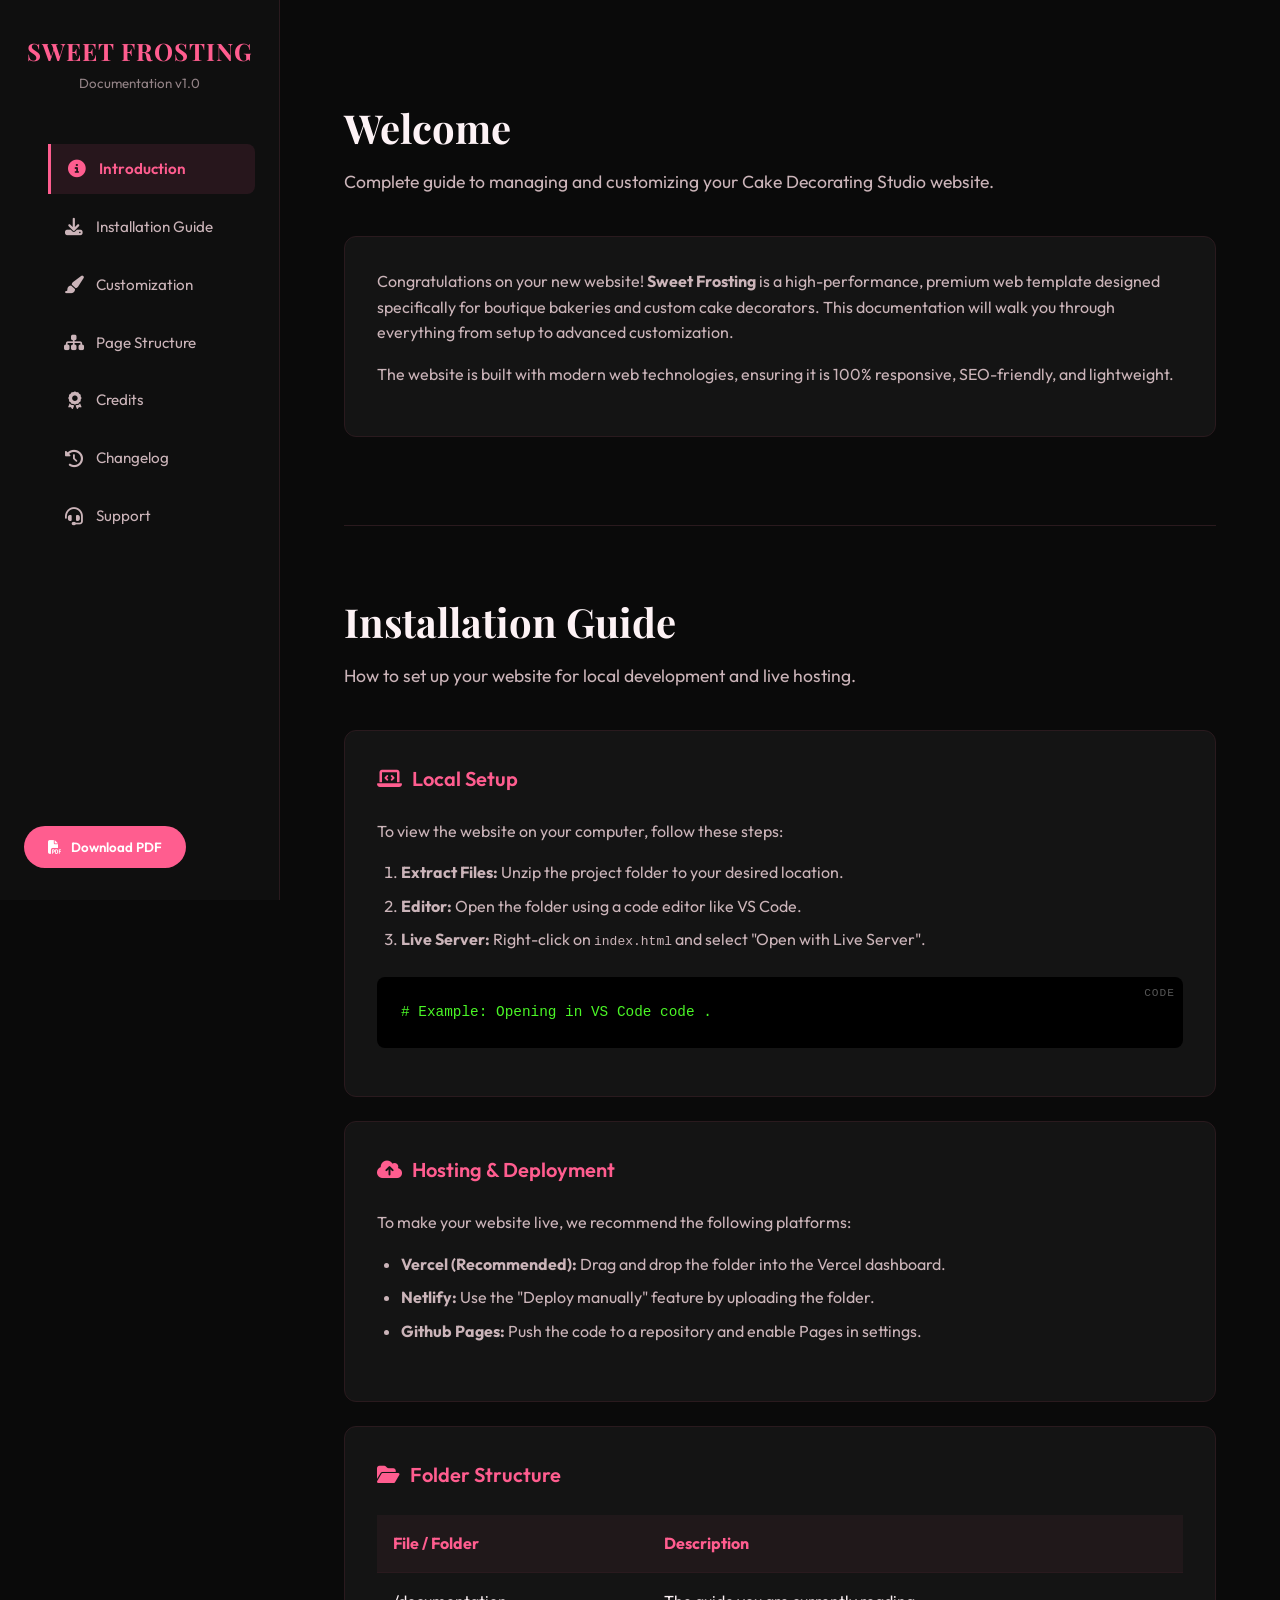
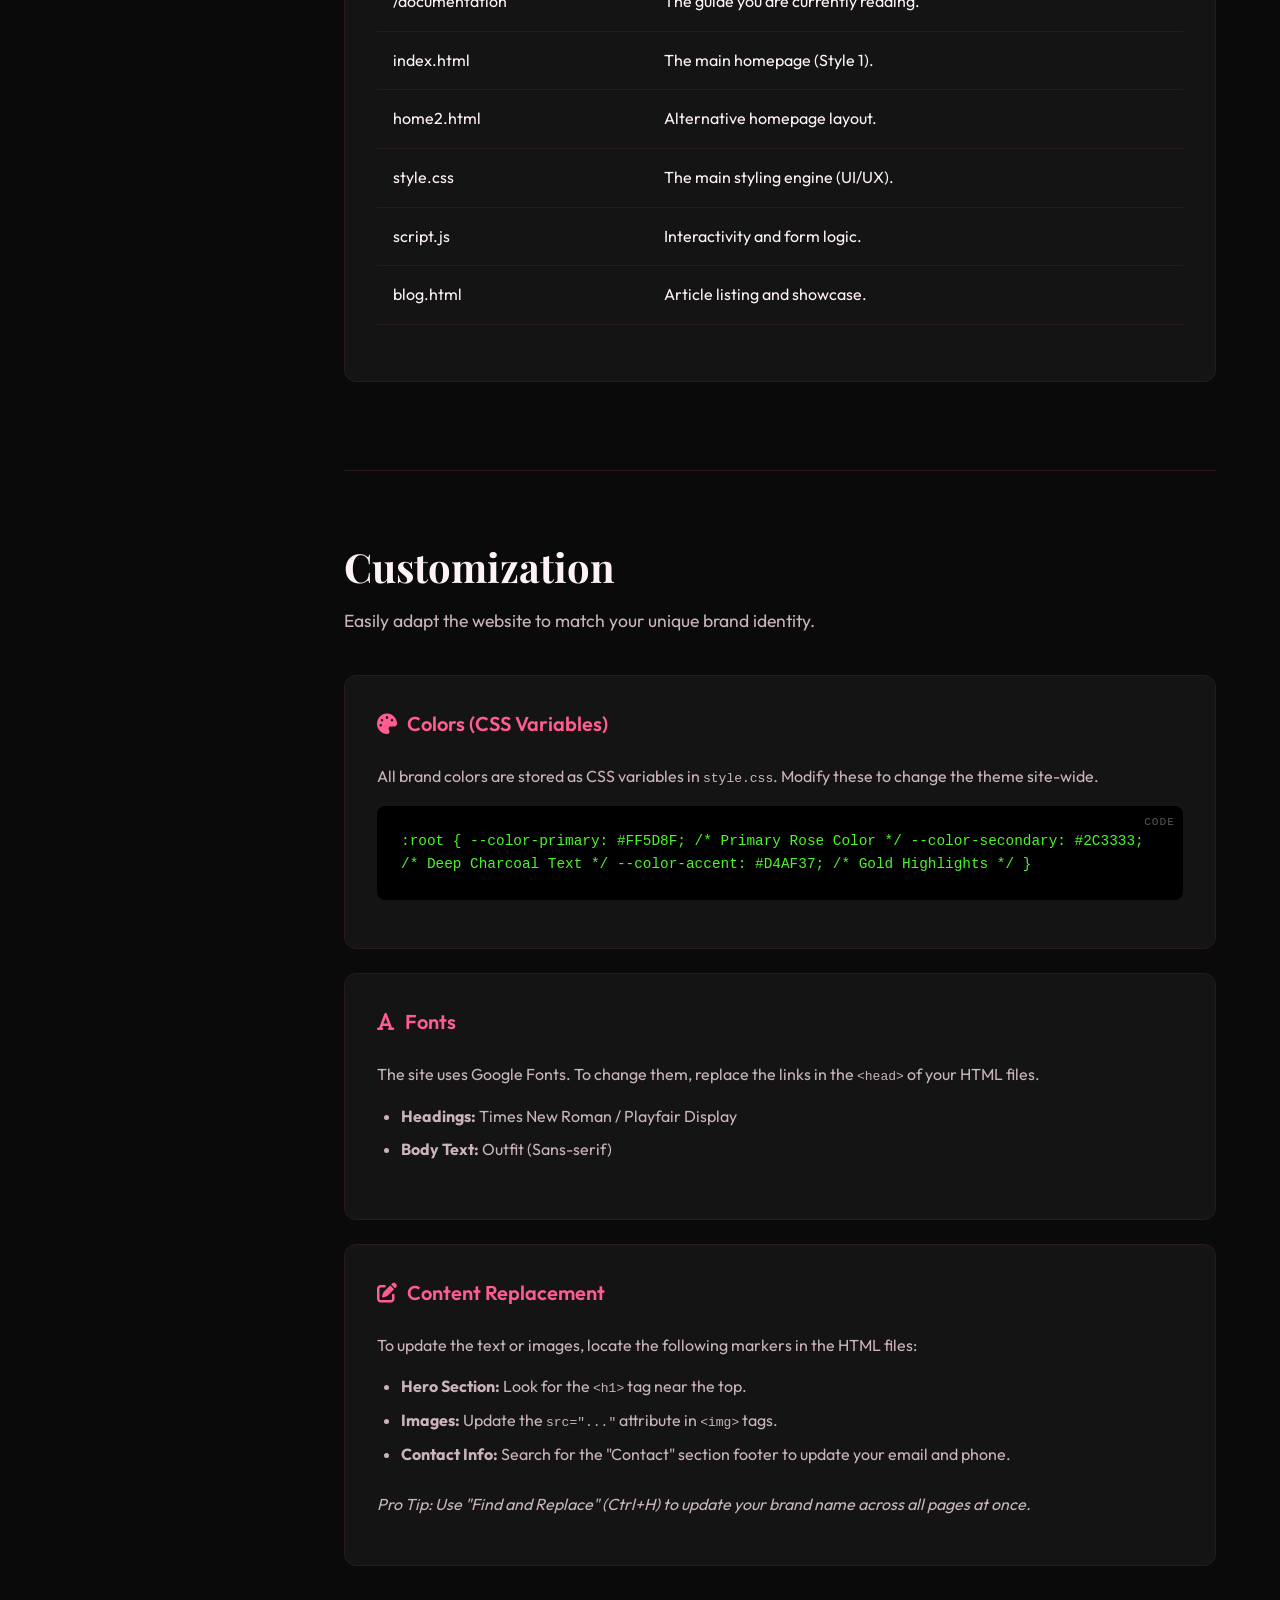
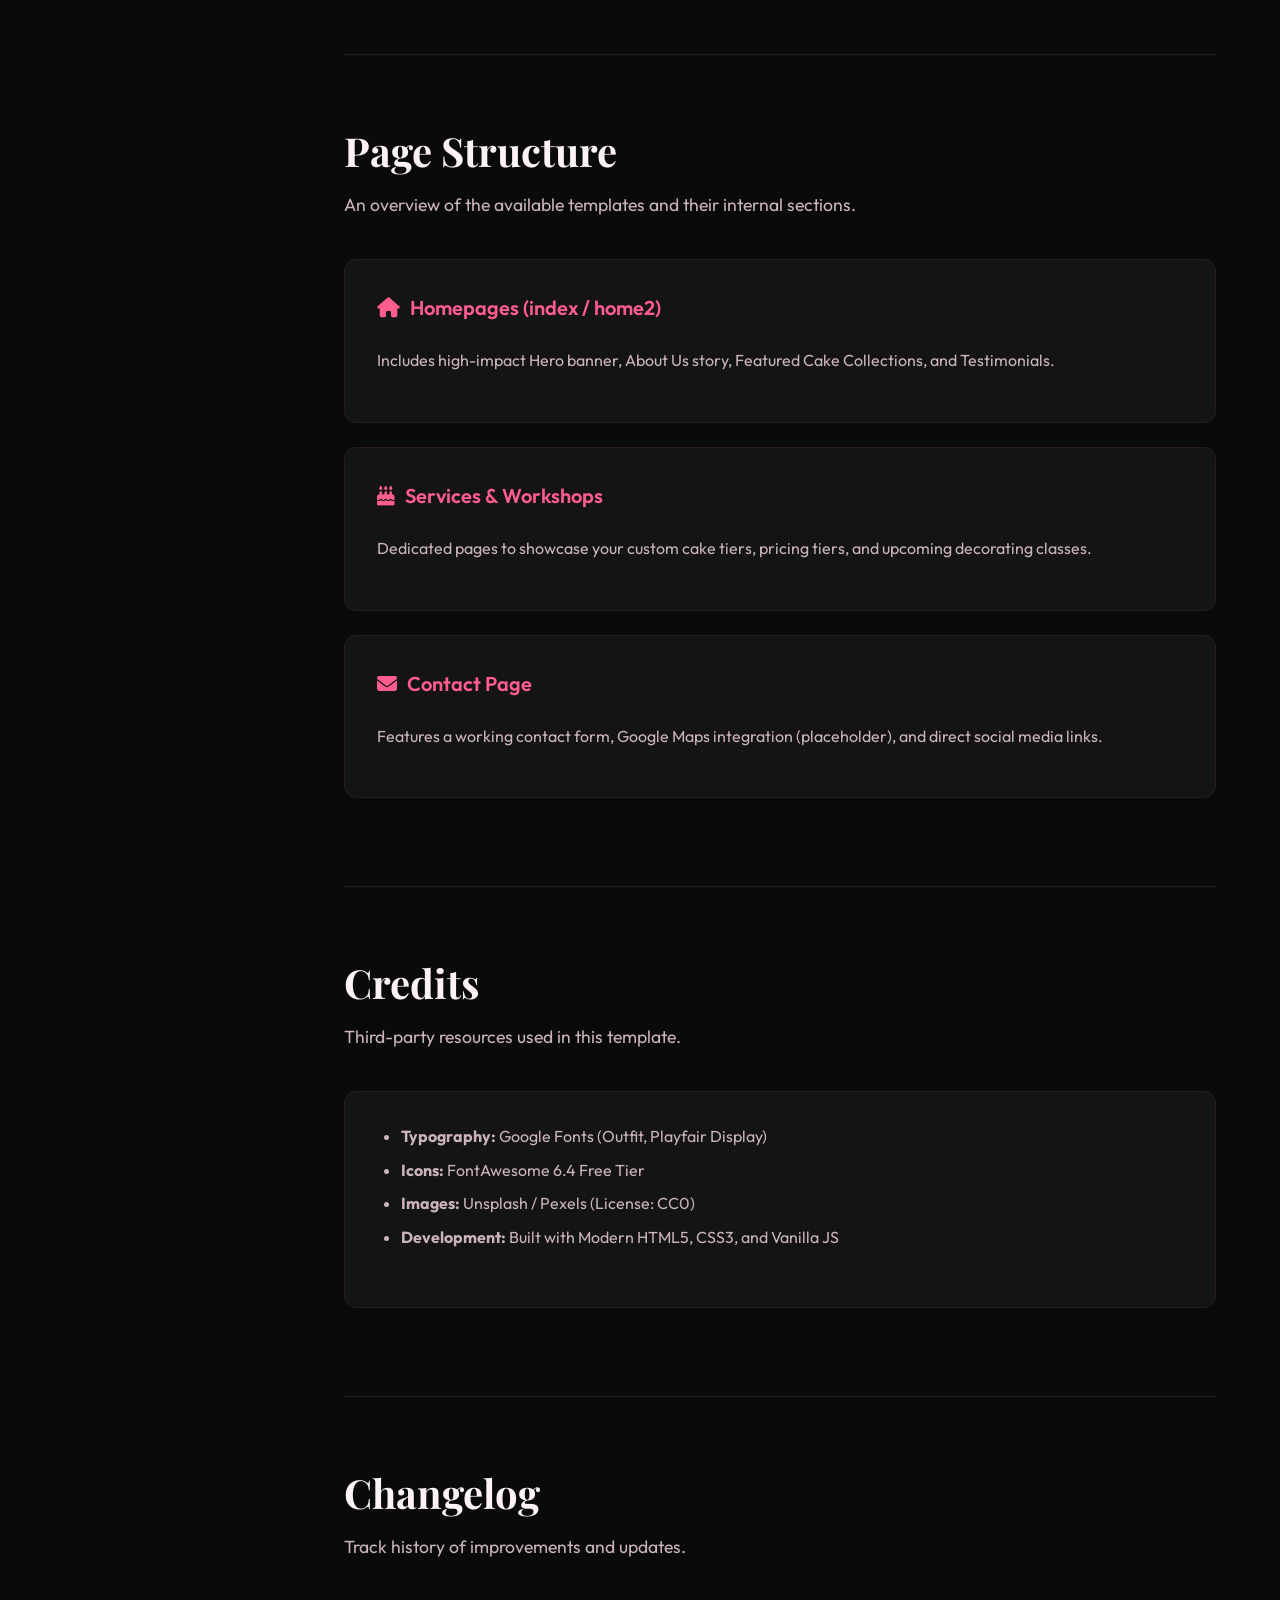
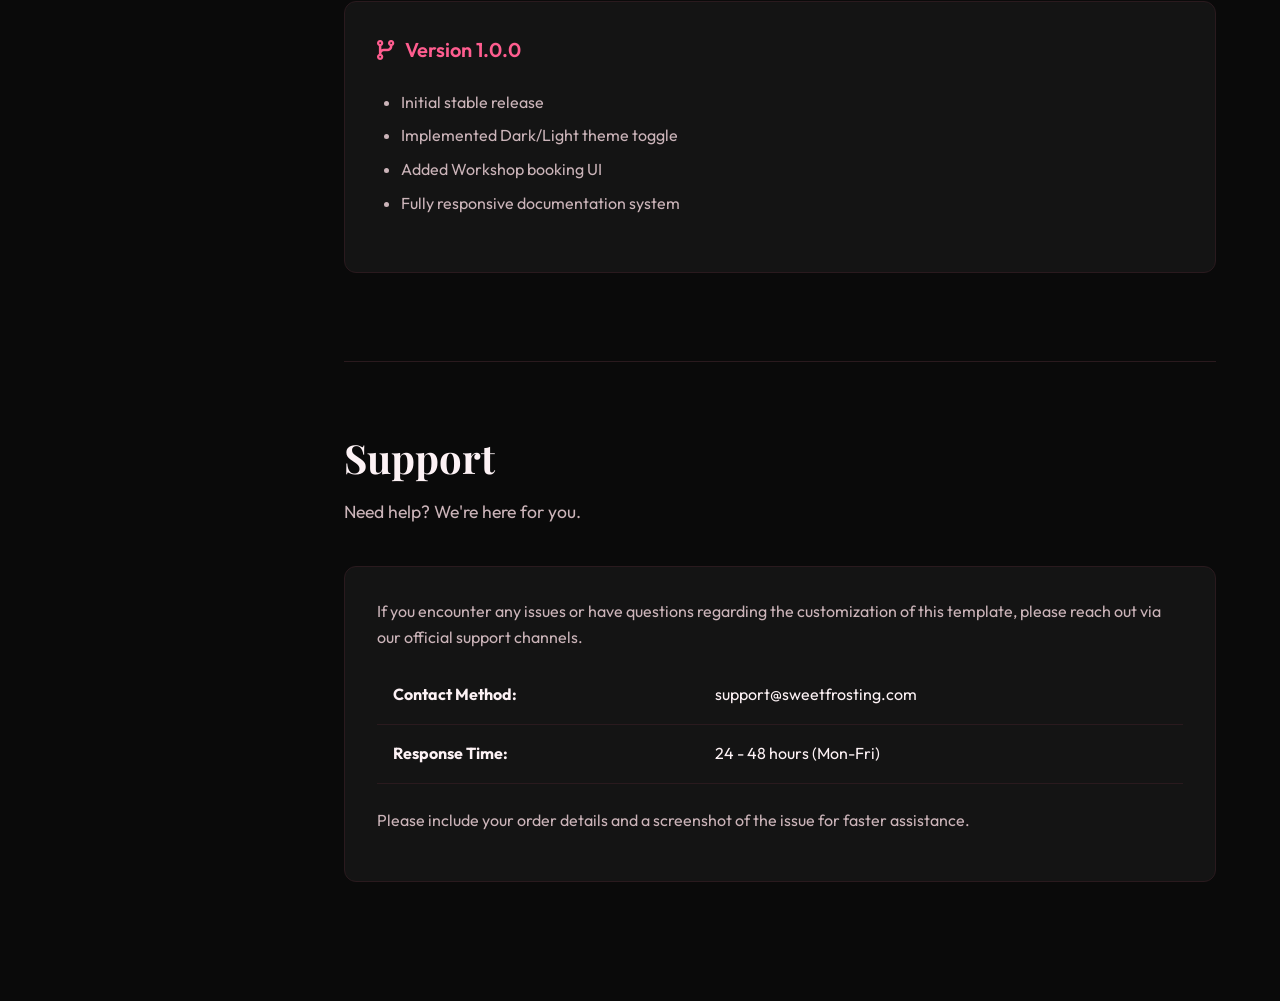
<file: documentation/index.html>
<!DOCTYPE html>
<html lang="en">
<head>
    <meta charset="UTF-8">
    <meta name="viewport" content="width=device-width, initial-scale=1.0">
    <title>Documentation | Cake Decorating Studio</title>
    <!-- Fonts -->
    <link href="https://fonts.googleapis.com/css2?family=Outfit:wght@300;400;500;600;700&family=Playfair+Display:ital,wght@0,400;0,700;1,400&display=swap" rel="stylesheet">
    <!-- Icons -->
    <link rel="stylesheet" href="https://cdnjs.cloudflare.com/ajax/libs/font-awesome/6.4.0/css/all.min.css">
    
    <style>
        /* ==========================================================================
           GLOBAL STYLES & VARIABLES
           ========================================================================== */
        :root {
            --color-primary: #FF5D8F;
            --color-secondary: #2C3333;
            --color-accent: #D4AF37;
            --bg-dark: #0A0A0A;
            --bg-card: #141414;
            --bg-sidebar: #0F0F0F;
            --text-main: #FDF2F5;
            --text-muted: #CBB4B9;
            --border: #2A1A1E;
            --sidebar-width: 280px;
            --transition: all 0.3s cubic-bezier(0.4, 0, 0.2, 1);
            --radius: 12px;
            --shadow: 0 10px 30px rgba(0, 0, 0, 0.5);
        }

        * {
            margin: 0;
            padding: 0;
            box-sizing: border-box;
        }

        html {
            scroll-behavior: smooth;
        }

        body {
            font-family: 'Outfit', sans-serif;
            background-color: var(--bg-dark);
            color: var(--text-main);
            line-height: 1.6;
            display: flex;
        }

        /* Documentation Layout */
        .doc-sidebar {
            width: var(--sidebar-width);
            height: 100vh;
            background: var(--bg-sidebar);
            border-right: 1px solid var(--border);
            position: fixed;
            left: 0;
            top: 0;
            padding: 2rem 1.5rem;
            display: flex;
            flex-direction: column;
            z-index: 1000;
        }

        .doc-content {
            flex: 1;
            margin-left: var(--sidebar-width);
            padding: 2rem 4rem;
            max-width: 1200px;
        }

        /* ==========================================================================
           COMPONENTS
           ========================================================================== */
        
        /* Logo */
        .sidebar-header {
            margin-bottom: 3rem;
            text-align: center;
        }

        .sidebar-header .logo-text {
            font-family: 'Playfair Display', serif;
            font-size: 1.5rem;
            color: var(--color-primary);
            font-weight: 700;
            text-transform: uppercase;
            letter-spacing: 1px;
        }

        /* Navigation */
        .doc-nav {
            list-style: none;
            overflow-y: auto;
            flex: 1;
        }

        .doc-nav li {
            margin-bottom: 0.5rem;
        }

        .doc-nav a {
            color: var(--text-muted);
            text-decoration: none;
            display: block;
            padding: 0.8rem 1rem;
            border-radius: 8px;
            transition: var(--transition);
            font-size: 0.95rem;
            display: flex;
            align-items: center;
            gap: 12px;
        }

        .doc-nav a i {
            width: 20px;
            text-align: center;
            font-size: 1.1rem;
        }

        .doc-nav a:hover, .doc-nav a.active {
            background: rgba(255, 93, 143, 0.1);
            color: var(--color-primary);
        }

        .doc-nav a.active {
            font-weight: 600;
            border-left: 3px solid var(--color-primary);
            border-radius: 0 8px 8px 0;
        }

        /* Progress Bar */
        .progress-container {
            position: fixed;
            top: 0;
            left: var(--sidebar-width);
            width: calc(100% - var(--sidebar-width));
            height: 4px;
            background: transparent;
            z-index: 1100;
        }

        #progress-bar {
            height: 100%;
            background: linear-gradient(to right, var(--color-primary), var(--color-accent));
            width: 0%;
            transition: width 0.1s;
        }

        /* Cards & Sections */
        section {
            padding: 4rem 0;
            border-bottom: 1px solid var(--border);
        }

        section:last-child {
            border-bottom: none;
        }

        .section-header {
            margin-bottom: 2.5rem;
        }

        .section-header h2 {
            font-family: 'Playfair Display', serif;
            font-size: 2.5rem;
            margin-bottom: 0.5rem;
            color: var(--text-main);
        }

        .section-header p {
            color: var(--text-muted);
            font-size: 1.1rem;
        }

        .card {
            background: var(--bg-card);
            border-radius: var(--radius);
            padding: 2rem;
            border: 1px solid var(--border);
            margin-bottom: 1.5rem;
            transition: var(--transition);
        }

        .card:hover {
            transform: translateY(-5px);
            border-color: var(--color-primary);
        }

        .card-title {
            font-size: 1.25rem;
            font-weight: 600;
            margin-bottom: 1.5rem;
            color: var(--color-primary);
            display: flex;
            align-items: center;
            gap: 10px;
        }

        /* Typography */
        h3 { margin-bottom: 1rem; color: var(--text-main); }
        p { margin-bottom: 1rem; color: var(--text-muted); }
        ul, ol { margin-left: 1.5rem; margin-bottom: 1.5rem; color: var(--text-muted); }
        li { margin-bottom: 0.5rem; }

        /* Code Block Style */
        .code-block {
            background: #000;
            padding: 1.5rem;
            border-radius: 8px;
            font-family: 'Courier New', Courier, monospace;
            font-size: 0.9rem;
            color: #4AF626;
            margin: 1rem 0;
            position: relative;
            overflow-x: auto;
        }

        .code-block::after {
            content: 'CODE';
            position: absolute;
            top: 0.5rem;
            right: 0.5rem;
            font-size: 0.7rem;
            color: #555;
            letter-spacing: 1px;
        }

        /* Table */
        .doc-table {
            width: 100%;
            border-collapse: collapse;
            margin-bottom: 1.5rem;
        }

        .doc-table th, .doc-table td {
            padding: 1rem;
            text-align: left;
            border-bottom: 1px solid var(--border);
        }

        .doc-table th {
            color: var(--color-primary);
            background: rgba(255, 93, 143, 0.05);
        }

        /* Buttons */
        .btn-pdf {
            background: var(--color-primary);
            color: white;
            border: none;
            padding: 0.8rem 1.5rem;
            border-radius: 50px;
            cursor: pointer;
            font-family: 'Outfit', sans-serif;
            font-weight: 600;
            display: flex;
            align-items: center;
            gap: 10px;
            margin-top: 2rem;
            transition: var(--transition);
            width: fit-content;
        }

        .btn-pdf:hover {
            transform: scale(1.05);
            box-shadow: 0 5px 15px rgba(255, 93, 143, 0.3);
        }

        /* ==========================================================================
           RESPONSIVE
           ========================================================================== */
        @media (max-width: 1024px) {
            .doc-content {
                padding: 2rem 2.5rem;
            }
        }

        @media (max-width: 768px) {
            body {
                flex-direction: column;
            }
            .doc-sidebar {
                width: 100%;
                height: auto;
                position: relative;
                padding: 1rem;
            }
            .sidebar-header { margin-bottom: 1rem; }
            .doc-nav {
                display: flex;
                flex-wrap: wrap;
                gap: 0.5rem;
            }
            .doc-nav a { padding: 0.5rem 0.8rem; font-size: 0.85rem; }
            .doc-content {
                margin-left: 0;
                padding: 1.5rem;
            }
            .progress-container {
                left: 0;
                width: 100%;
            }
        }

        @media (max-width: 360px) {
            .section-header h2 { font-size: 1.8rem; }
            .card { padding: 1.2rem; }
        }

        /* ==========================================================================
           PRINT STYLES
           ========================================================================== */
        @media print {
            .doc-sidebar, .progress-container, .btn-pdf {
                display: none !important;
            }
            .doc-content {
                margin-left: 0 !important;
                padding: 0 !important;
                background: white;
                color: black;
            }
            .card {
                background: white !important;
                color: black !important;
                border: 1px solid #ddd !important;
                break-inside: avoid;
                box-shadow: none !important;
            }
            h1, h2, h3, h4, .card-title {
                color: #B00 !important; /* Professional print color */
            }
            p, li, td, th {
                color: #333 !important;
            }
            .code-block {
                background: #f4f4f4;
                color: #000;
                border: 1px solid #ccc;
            }
        }
    </style>
</head>
<body>

    <!-- Scroll Progress Bar -->
    <div class="progress-container">
        <div id="progress-bar"></div>
    </div>

    <!-- Sticky Sidebar Navigation -->
    <aside class="doc-sidebar">
        <div class="sidebar-header">
            <div class="logo-text">Sweet Frosting</div>
            <small style="color: var(--text-muted); opacity: 0.7;">Documentation v1.0</small>
        </div>
        
        <ul class="doc-nav">
            <li><a href="#introduction" class="active"><i class="fas fa-info-circle"></i> Introduction</a></li>
            <li><a href="#installation"><i class="fas fa-download"></i> Installation Guide</a></li>
            <li><a href="#customization"><i class="fas fa-paint-brush"></i> Customization</a></li>
            <li><a href="#page-structure"><i class="fas fa-sitemap"></i> Page Structure</a></li>
            <li><a href="#credits"><i class="fas fa-award"></i> Credits</a></li>
            <li><a href="#changelog"><i class="fas fa-history"></i> Changelog</a></li>
            <li><a href="#support"><i class="fas fa-headset"></i> Support</a></li>
        </ul>

        <button class="btn-pdf" onclick="window.print()">
            <i class="fas fa-file-pdf"></i> Download PDF
        </button>
    </aside>

    <!-- Main Content -->
    <main class="doc-content">
        
        <!-- ================= INTRODUCTION SECTION ================= -->
        <section id="introduction">
            <div class="section-header">
                <h2>Welcome</h2>
                <p>Complete guide to managing and customizing your Cake Decorating Studio website.</p>
            </div>
            <div class="card">
                <p>Congratulations on your new website! <strong>Sweet Frosting</strong> is a high-performance, premium web template designed specifically for boutique bakeries and custom cake decorators. This documentation will walk you through everything from setup to advanced customization.</p>
                <p>The website is built with modern web technologies, ensuring it is 100% responsive, SEO-friendly, and lightweight.</p>
            </div>
        </section>

        <!-- ================= INSTALLATION GUIDE ================= -->
        <section id="installation">
            <div class="section-header">
                <h2>Installation Guide</h2>
                <p>How to set up your website for local development and live hosting.</p>
            </div>

            <div class="card">
                <h3 class="card-title"><i class="fas fa-laptop-code"></i> Local Setup</h3>
                <p>To view the website on your computer, follow these steps:</p>
                <ol>
                    <li><strong>Extract Files:</strong> Unzip the project folder to your desired location.</li>
                    <li><strong>Editor:</strong> Open the folder using a code editor like VS Code.</li>
                    <li><strong>Live Server:</strong> Right-click on <code>index.html</code> and select "Open with Live Server".</li>
                </ol>
                <div class="code-block">
                    # Example: Opening in VS Code
                    code .
                </div>
            </div>

            <div class="card">
                <h3 class="card-title"><i class="fas fa-cloud-upload-alt"></i> Hosting & Deployment</h3>
                <p>To make your website live, we recommend the following platforms:</p>
                <ul>
                    <li><strong>Vercel (Recommended):</strong> Drag and drop the folder into the Vercel dashboard.</li>
                    <li><strong>Netlify:</strong> Use the "Deploy manually" feature by uploading the folder.</li>
                    <li><strong>Github Pages:</strong> Push the code to a repository and enable Pages in settings.</li>
                </ul>
            </div>

            <div class="card">
                <h3 class="card-title"><i class="fas fa-folder-open"></i> Folder Structure</h3>
                <table class="doc-table">
                    <thead>
                        <tr>
                            <th>File / Folder</th>
                            <th>Description</th>
                        </tr>
                    </thead>
                    <tbody>
                        <tr><td>/documentation</td><td>The guide you are currently reading.</td></tr>
                        <tr><td>index.html</td><td>The main homepage (Style 1).</td></tr>
                        <tr><td>home2.html</td><td>Alternative homepage layout.</td></tr>
                        <tr><td>style.css</td><td>The main styling engine (UI/UX).</td></tr>
                        <tr><td>script.js</td><td>Interactivity and form logic.</td></tr>
                        <tr><td>blog.html</td><td>Article listing and showcase.</td></tr>
                    </tbody>
                </table>
            </div>
        </section>

        <!-- ================= CUSTOMIZATION GUIDE ================= -->
        <section id="customization">
            <div class="section-header">
                <h2>Customization</h2>
                <p>Easily adapt the website to match your unique brand identity.</p>
            </div>

            <div class="card">
                <h3 class="card-title"><i class="fas fa-palette"></i> Colors (CSS Variables)</h3>
                <p>All brand colors are stored as CSS variables in <code>style.css</code>. Modify these to change the theme site-wide.</p>
                <!-- TODO: Replace brand colors in :root section -->
                <div class="code-block">
:root {
  --color-primary: #FF5D8F; /* Primary Rose Color */
  --color-secondary: #2C3333; /* Deep Charcoal Text */
  --color-accent: #D4AF37;   /* Gold Highlights */
}
                </div>
            </div>

            <div class="card">
                <h3 class="card-title"><i class="fas fa-font"></i> Fonts</h3>
                <p>The site uses Google Fonts. To change them, replace the links in the <code>&lt;head&gt;</code> of your HTML files.</p>
                <ul>
                    <li><strong>Headings:</strong> Times New Roman / Playfair Display</li>
                    <li><strong>Body Text:</strong> Outfit (Sans-serif)</li>
                </ul>
            </div>

            <div class="card">
                <h3 class="card-title"><i class="fas fa-edit"></i> Content Replacement</h3>
                <p>To update the text or images, locate the following markers in the HTML files:</p>
                <ul>
                    <li><strong>Hero Section:</strong> Look for the <code>&lt;h1&gt;</code> tag near the top.</li>
                    <li><strong>Images:</strong> Update the <code>src="..."</code> attribute in <code>&lt;img&gt;</code> tags.</li>
                    <li><strong>Contact Info:</strong> Search for the "Contact" section footer to update your email and phone.</li>
                </ul>
                <p><em>Pro Tip: Use "Find and Replace" (Ctrl+H) to update your brand name across all pages at once.</em></p>
            </div>
        </section>

        <!-- ================= PAGE STRUCTURE ================= -->
        <section id="page-structure">
            <div class="section-header">
                <h2>Page Structure</h2>
                <p>An overview of the available templates and their internal sections.</p>
            </div>

            <div class="card">
                <h3 class="card-title"><i class="fas fa-home"></i> Homepages (index / home2)</h3>
                <p>Includes high-impact Hero banner, About Us story, Featured Cake Collections, and Testimonials.</p>
            </div>

            <div class="card">
                <h3 class="card-title"><i class="fas fa-birthday-cake"></i> Services & Workshops</h3>
                <p>Dedicated pages to showcase your custom cake tiers, pricing tiers, and upcoming decorating classes.</p>
            </div>
            
            <div class="card">
                <h3 class="card-title"><i class="fas fa-envelope"></i> Contact Page</h3>
                <p>Features a working contact form, Google Maps integration (placeholder), and direct social media links.</p>
            </div>
        </section>

        <!-- ================= CREDITS SECTION ================= -->
        <section id="credits">
            <div class="section-header">
                <h2>Credits</h2>
                <p>Third-party resources used in this template.</p>
            </div>
            <div class="card">
                <ul>
                    <li><strong>Typography:</strong> Google Fonts (Outfit, Playfair Display)</li>
                    <li><strong>Icons:</strong> FontAwesome 6.4 Free Tier</li>
                    <li><strong>Images:</strong> Unsplash / Pexels (License: CC0)</li>
                    <li><strong>Development:</strong> Built with Modern HTML5, CSS3, and Vanilla JS</li>
                </ul>
            </div>
        </section>

        <!-- ================= CHANGELOG ================= -->
        <section id="changelog">
            <div class="section-header">
                <h2>Changelog</h2>
                <p>Track history of improvements and updates.</p>
            </div>
            <div class="card">
                <h3 class="card-title"><i class="fas fa-code-branch"></i> Version 1.0.0</h3>
                <ul>
                    <li>Initial stable release</li>
                    <li>Implemented Dark/Light theme toggle</li>
                    <li>Added Workshop booking UI</li>
                    <li>Fully responsive documentation system</li>
                </ul>
            </div>
        </section>

        <!-- ================= SUPPORT SECTION ================= -->
        <section id="support">
            <div class="section-header">
                <h2>Support</h2>
                <p>Need help? We're here for you.</p>
            </div>
            <div class="card">
                <p>If you encounter any issues or have questions regarding the customization of this template, please reach out via our official support channels.</p>
                <table class="doc-table">
                    <tr>
                        <td><strong>Contact Method:</strong></td>
                        <td>support@sweetfrosting.com</td>
                    </tr>
                    <tr>
                        <td><strong>Response Time:</strong></td>
                        <td>24 - 48 hours (Mon-Fri)</td>
                    </tr>
                </table>
                <p>Please include your order details and a screenshot of the issue for faster assistance.</p>
            </div>
        </section>

    </main>

    <!-- JavaScript Functions -->
    <script>
        /**
         * Progress Bar Logic
         * Updates the width of the top progress bar as user scrolls.
         */
        window.onscroll = function() {
            updateProgressBar();
            updateActiveLink();
        };

        function updateProgressBar() {
            const winScroll = document.body.scrollTop || document.documentElement.scrollTop;
            const height = document.documentElement.scrollHeight - document.documentElement.clientHeight;
            const scrolled = (winScroll / height) * 100;
            document.getElementById("progress-bar").style.width = scrolled + "%";
        }

        /**
         * Sidebar Active Highlighting
         * Detects which section is in view and highlights the corresponding sidebar link.
         */
        const sections = document.querySelectorAll("section");
        const navLinks = document.querySelectorAll(".doc-nav a");

        function updateActiveLink() {
            let current = "";
            sections.forEach(section => {
                const sectionTop = section.offsetTop;
                const sectionHeight = section.clientHeight;
                if (pageYOffset >= (sectionTop - 150)) {
                    current = section.getAttribute("id");
                }
            });

            navLinks.forEach(link => {
                link.classList.remove("active");
                if (link.getAttribute("href").includes(current)) {
                    link.classList.add("active");
                }
            });
        }

        /**
         * Smooth Scroll (Handled by CSS, but JS fallback for older browsers)
         */
        navLinks.forEach(anchor => {
            anchor.addEventListener('click', function (e) {
                e.preventDefault();
                document.querySelector(this.getAttribute('href')).scrollIntoView({
                    behavior: 'smooth'
                });
            });
        });
    </script>
</body>
</html>
</file>
